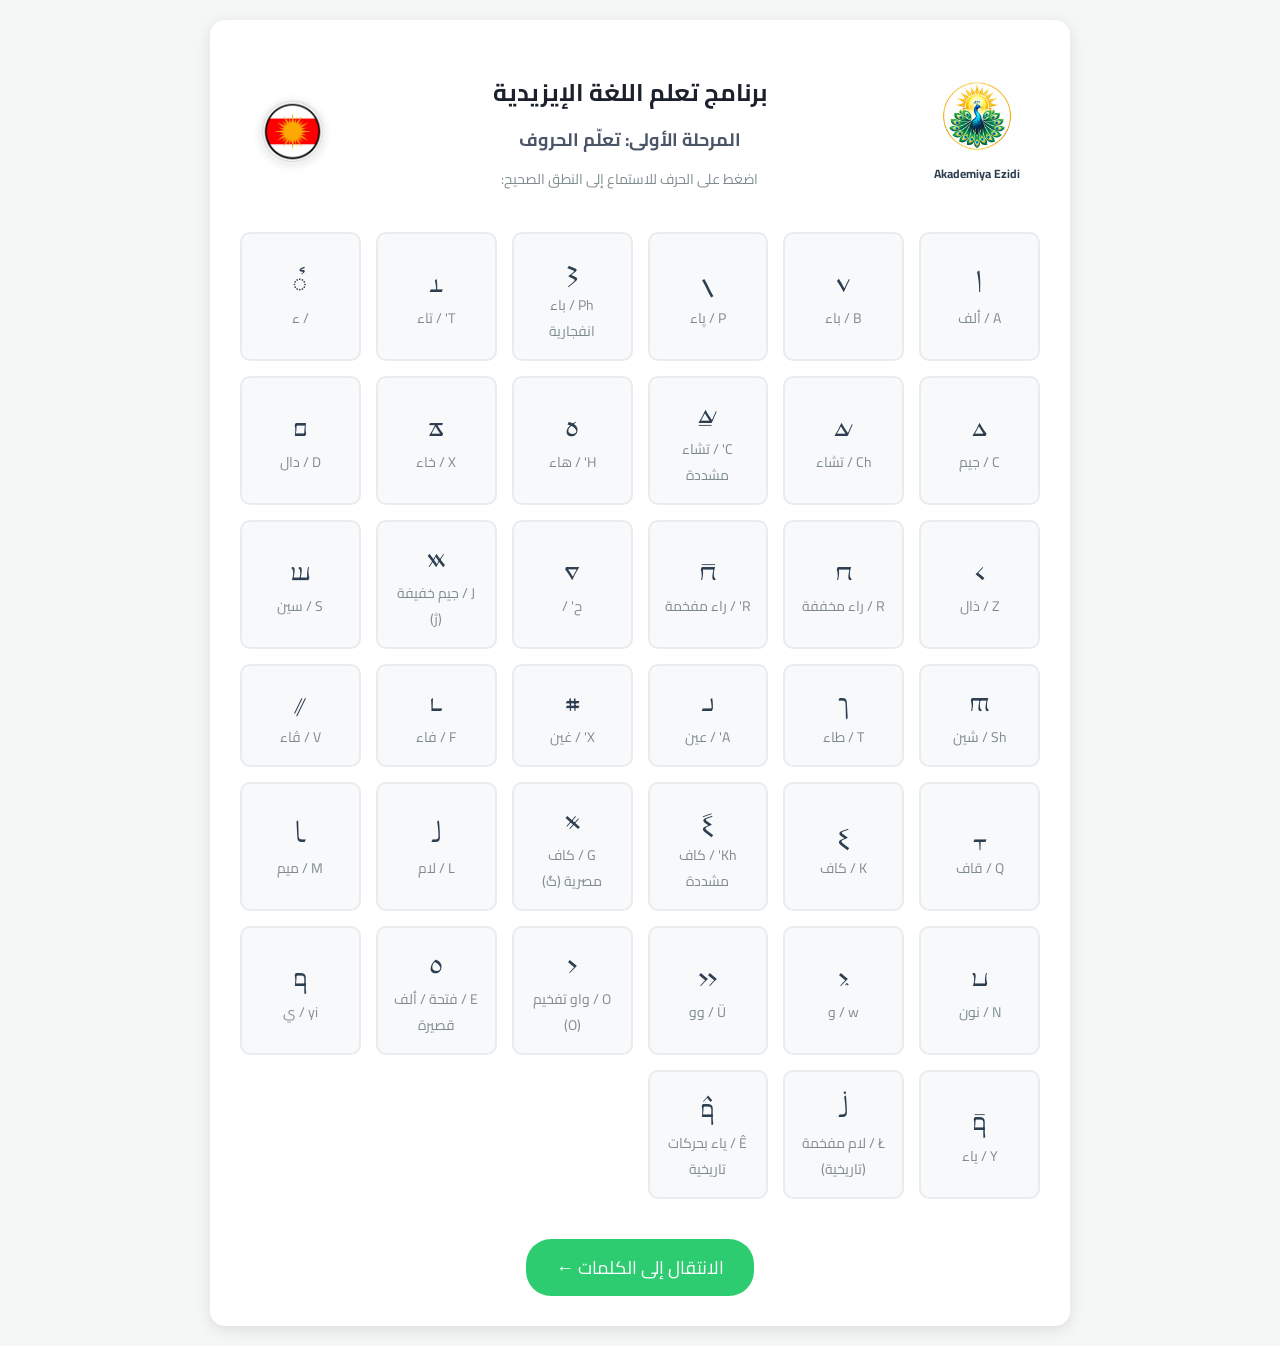
<file: index.html>
<!DOCTYPE html>
<html lang="ku" dir="rtl">
<head>
    <meta charset="UTF-8">
    <meta name="viewport" content="width=device-width, initial-scale=1.0">
    <title>تعلم اللغة الإيزيدية</title>
    <link rel="stylesheet" href="style.css">

    <script async src="https://pagead2.googlesyndication.com/pagead/js/adsbygoogle.js?client=ca-pub-3516282666099519"
     crossorigin="anonymous"></script>
</head>
<body>

    <div class="container">

        <header class="main-header">
            <div class="header-logo-right">
                <img src="images/IMG_20260429_211917_056.jpg" alt="Logo">
                <div class="logo-subtext">Akademiya Ezidi</div>
            </div>

            <div class="header-text-center">
                <h1>برنامج تعلم اللغة الإيزيدية</h1>
                <h2>المرحلة الأولى: تعلّم الحروف</h2>
                <p>اضغط على الحرف للاستماع إلى النطق الصحيح:</p>
            </div>

            <div class="header-logo-left">
                <img src="images/images.jpeg" alt="Flag">
            </div>
        </header>

        <div id="letters-section" class="section active">
            <div class="grid-container" id="letters-grid"></div>
            <button class="btn" onclick="goToWords()">الانتقال إلى الكلمات ←</button>
        </div>

        <div id="words-section" class="section">
            <h2>المرحلة الثانية: تعلّم الكلمات</h2>
            <p>اضغط على الكلمة للاستماع إلى نطقها:</p>
            <div class="grid-container" id="words-grid"></div>
            <button class="btn" onclick="goToQuiz()">الانتقال إلى الاختبار ←</button>
        </div>

        <div id="quiz-section" class="section">
            <h2>المرحلة الثالثة: الاختبار (Test)</h2>
            <div class="quiz-container">
                <p id="quiz-question" style="font-size: 20px; font-weight: bold;"></p>
                <div id="quiz-word" class="yezidi-text" style="font-size: 48px; margin: 20px 0;"></div>
                <div class="options-grid" id="quiz-options"></div>
            </div>
            <div id="quiz-result" style="margin-top: 20px; font-size: 18px; font-weight: bold;"></div>
        </div>
    </div>

    <script src="script.js"></script>
</body>
</html>
</file>
<file: style.css>
@import url('https://fonts.googleapis.com/css2?family=Cairo:wght=200..1000&display=swap');

@font-face {
  font-family: 'Noto Serif Yezidi';
  src: url('/NotoSerifYezidi-VariableFont_wght.ttf') format('truetype');
  font-weight: 100 900;
  font-style: normal;
}

@font-face {
  font-family: 'YezidiFont';
  src: url('NotoSerifYezidi-VariableFont_wght.ttf') format('truetype');
  font-weight: normal;
  font-style: normal;
}

body {
    font-family: 'Cairo', 'Segoe UI', Tahoma, Geneva, Verdana, sans-serif;
    margin: 0;
    padding: 20px;
    background-color: #f4f7f6;
    min-height: 100vh;
    direction: rtl;
    text-align: center;
    color: #333;
}

.container {
    max-width: 800px;
    margin: 0 auto;
    background: white;
    padding: 30px;
    border-radius: 15px;
    box-shadow: 0 4px 15px rgba(0,0,0,0.1);
}

/* تنسيق الحاوية الرئيسية للهيدر */
.main-header {
    display: flex;
    justify-content: space-between; 
    align-items: center;            
    padding: 20px;
    background-color: #ffffff;      
    margin-bottom: 20px;
    gap: 15px;
}

/* تنسيق النصوص في المنتصف */
.header-text-center {
    text-align: center;
    flex-grow: 1;                   
}

.header-text-center h1 {
    font-size: 24px;
    color: #1a202c;
    margin: 0 0 8px 0;
}

.header-text-center h2 {
    font-size: 18px;
    color: #4a5568;
    margin: 0 0 10px 0;
}

.header-text-center p {
    margin: 0;
    font-size: 14px;
    color: #7f8c8d;
}

/* تنسيق الصور واللوجو */
.header-logo-right, .header-logo-left {
    display: flex;
    flex-direction: column;
    align-items: center;
    justify-content: center;
}

.header-logo-right img {
    max-height: 80px;
    width: auto;
    object-fit: contain;
}

/* النص تحت صورة الطاووس */
.logo-subtext {
    font-family: 'Cairo', sans-serif;
    font-size: 12px;
    font-weight: bold;
    color: #2c3e50;
    margin-top: 5px;
    white-space: nowrap;
}

.header-logo-left img {
    max-height: 65px;
    width: auto;
    object-fit: contain;
    border-radius: 50%;
    box-shadow: 0 2px 8px rgba(0,0,0,0.1);
}

/* تصميم كروت الحروف والكلمات */
.grid-container {
    display: grid;
    grid-template-columns: repeat(auto-fill, minmax(120px, 1fr));
    gap: 15px;
    margin: 20px 0;
}

.card {
    background: #f8f9fa;
    border: 2px solid #e9ecef;
    border-radius: 10px;
    padding: 15px;
    cursor: pointer;
    transition: all 0.2s ease;
    display: flex;
    flex-direction: column;
    justify-content: center;
    align-items: center;
}

/* تأثير حركة الماوس المصحح والمغلق بشكل سليم */
.card:hover {
    transform: translateY(-3px);
    border-color: #3498db;
    background-color: #e8f4fd;
}

/* تنسيق النص اليزيدي المطور لمنع خروج الحروف */
.yezidi-text {
    font-family: 'YezidiFont', 'Noto Serif Yezidi', sans-serif;
    font-size: 28px;
    color: #2c3e50;
    margin-bottom: 5px;
    word-wrap: break-word;       
    overflow-wrap: break-word;   
    white-space: normal;         
}

.translation {
    font-size: 14px;
    color: #7f8c8d;
}

/* أزرار التنقل */
.btn {
    background-color: #2ecc71;
    color: white;
    border: none;
    padding: 12px 30px;
    font-size: 18px;
    border-radius: 25px;
    cursor: pointer;
    margin-top: 20px;
    transition: background 0.2s;
    font-family: 'Cairo', sans-serif;
}

.btn:hover {
    background-color: #27ae60;
}

/* تنسيق قسم الاختبار */
.quiz-container {
    background: #f9f9f9;
    padding: 20px;
    border-radius: 10px;
    margin-top: 20px;
}

.options-grid {
    display: grid;
    grid-template-columns: 1fr 1fr;
    gap: 10px;
    margin-top: 20px;
}

.option-btn {
    background: white;
    border: 2px solid #bdc3c7;
    padding: 15px;
    font-size: 16px;
    border-radius: 8px;
    cursor: pointer;
    transition: all 0.2s;
    font-family: 'Cairo', sans-serif;
}

.option-btn:hover {
    border-color: #3498db;
    background: #f0f7fc;
}

/* تنسيق خاص بالجوال والشاشات الصغيرة */
@media (max-width: 600px) {
    body {
        padding: 10px;
    }

    .container {
        padding: 15px;
    }

    .main-header {
        flex-direction: column; 
        text-align: center;
        gap: 12px;
        padding: 10px 0;
    }

    .header-logo-right img {
        max-height: 90px; 
    }
    
    .header-logo-left img {
        max-height: 80px;
    }

    .header-text-center h1 {
        font-size: 20px;
    }

    .header-text-center h2 {
        font-size: 16px;
    }

    .grid-container {
        grid-template-columns: repeat(2, 1fr);
        gap: 12px;
    }
    
    .options-grid {
        grid-template-columns: 1fr;
    }
}

/* ==========================================================================
   أكواد التحكم بالإظهار والإخفاء النظيفة والمعدلة بدون تكرار
   ========================================================================== */

.section {
    display: none !important;
}

.section.active {
    display: block !important;
}
</file>
